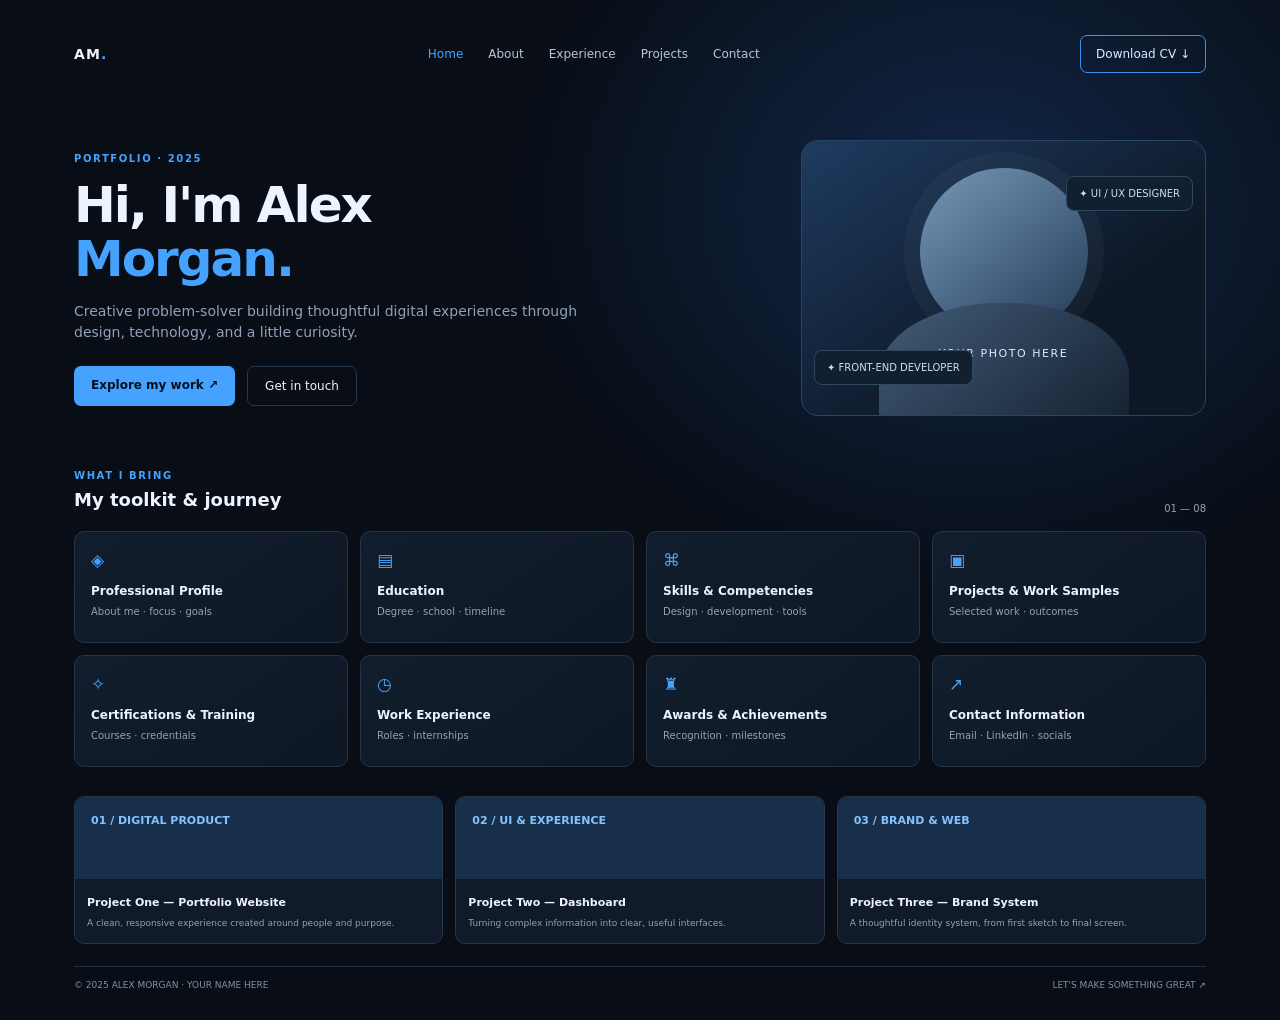
<file: mockup.html>
<!doctype html>
<html lang="en">
<head>
<meta charset="utf-8"><meta name="viewport" content="width=device-width,initial-scale=1"><title>Portfolio Concept — Alex Morgan</title>
<style>
:root{--bg:#080d16;--panel:#101a29;--panel2:#121f31;--blue:#45a3ff;--text:#edf4ff;--muted:#91a2b8;--line:#26364b}*{box-sizing:border-box}body{margin:0;background:radial-gradient(ellipse at 76% 20%,#122748 0,transparent 34%),var(--bg);color:var(--text);font:14px/1.5 Inter,ui-sans-serif,system-ui,Segoe UI,sans-serif}.wrap{max-width:1200px;margin:auto;padding:28px 34px}.nav{height:52px;display:flex;align-items:center;justify-content:space-between;margin-bottom:50px}.brand{font-weight:800;letter-spacing:.08em}.brand i{color:var(--blue);font-style:normal}.links{display:flex;gap:25px;color:#b9c6d6;font-size:12px}.links span:first-child{color:var(--blue)}.button{border:1px solid #3d91ed;border-radius:7px;padding:9px 15px;color:#dcecff;font-size:12px}.hero{display:grid;grid-template-columns:1.25fr .75fr;gap:52px;align-items:center;padding:10px 0 52px}.eyebrow{color:var(--blue);letter-spacing:.16em;text-transform:uppercase;font-size:10px;font-weight:700}.hero h1{font-size:50px;line-height:1.08;letter-spacing:-.04em;margin:12px 0}.hero h1 span{color:var(--blue)}.hero p{color:var(--muted);max-width:530px;margin:15px 0 23px}.actions{display:flex;gap:12px}.primary{background:var(--blue);border-radius:7px;padding:10px 17px;color:#06101d;font-weight:700;font-size:12px}.secondary{border:1px solid var(--line);border-radius:7px;padding:10px 17px;font-size:12px}.portrait{height:276px;border-radius:17px;border:1px solid #294464;background:linear-gradient(145deg,#1e3b60,#0d1725 68%);display:grid;place-items:center;position:relative;overflow:hidden}.portrait:before{content:'';width:168px;height:168px;border-radius:50%;background:linear-gradient(140deg,#7798b9,#223a56);position:absolute;top:27px;box-shadow:0 0 0 16px #ffffff08}.portrait:after{content:'';position:absolute;width:250px;height:150px;border-radius:48% 48% 8px 8px;background:linear-gradient(140deg,#425c78,#111c2b);bottom:-38px}.initial{position:absolute;z-index:2;top:205px;font-size:11px;color:#d9eaff;letter-spacing:.14em}.float{position:absolute;z-index:3;background:#121f31;border:1px solid #304760;border-radius:8px;padding:9px 12px;font-size:10px;color:#cfdded}.f1{right:12px;top:35px}.f2{left:12px;bottom:30px}.section-title{display:flex;justify-content:space-between;align-items:end;margin:0 0 15px}.section-title h2{font-size:18px;margin:3px 0}.section-title small{font-size:10px;color:var(--muted)}.grid{display:grid;grid-template-columns:repeat(4,1fr);gap:12px}.card{background:linear-gradient(145deg,#121e2d,#0e1724);border:1px solid #233449;border-radius:10px;padding:16px;min-height:112px}.icon{color:var(--blue);font-size:17px;margin-bottom:8px}.card strong{font-size:12px;display:block;margin-bottom:4px}.card p{font-size:10px;color:var(--muted);margin:0}.projects{display:grid;grid-template-columns:repeat(3,1fr);gap:12px;margin-top:29px}.project{border:1px solid #26364b;border-radius:10px;overflow:hidden;background:#101a29}.cover{height:82px;background:linear-gradient(125deg,#143661,#172539);padding:16px;color:#84c3ff;font-size:11px;font-weight:700}.cover:nth-child(1){background:#182f4c}.project .copy{padding:12px}.copy b{font-size:11px}.copy p{font-size:9px;color:var(--muted);margin:5px 0 0}.footer{margin-top:22px;border-top:1px solid #243348;padding-top:12px;color:#8092a8;font-size:9px;display:flex;justify-content:space-between}
</style></head><body><main class="wrap"><header class="nav"><div class="brand">AM<i>.</i></div><div class="links"><span>Home</span><span>About</span><span>Experience</span><span>Projects</span><span>Contact</span></div><div class="button">Download CV ↓</div></header><section class="hero"><div><div class="eyebrow">Portfolio · 2025</div><h1>Hi, I'm Alex<br><span>Morgan.</span></h1><p>Creative problem-solver building thoughtful digital experiences through design, technology, and a little curiosity.</p><div class="actions"><div class="primary">Explore my work ↗</div><div class="secondary">Get in touch</div></div></div><div class="portrait"><div class="float f1">✦ UI / UX DESIGNER</div><div class="float f2">✦ FRONT-END DEVELOPER</div><div class="initial">YOUR PHOTO HERE</div></div></section><div class="section-title"><div><div class="eyebrow">What I bring</div><h2>My toolkit & journey</h2></div><small>01 — 08</small></div><section class="grid"><div class="card"><div class="icon">◈</div><strong>Professional Profile</strong><p>About me · focus · goals</p></div><div class="card"><div class="icon">▤</div><strong>Education</strong><p>Degree · school · timeline</p></div><div class="card"><div class="icon">⌘</div><strong>Skills & Competencies</strong><p>Design · development · tools</p></div><div class="card"><div class="icon">▣</div><strong>Projects & Work Samples</strong><p>Selected work · outcomes</p></div><div class="card"><div class="icon">✧</div><strong>Certifications & Training</strong><p>Courses · credentials</p></div><div class="card"><div class="icon">◷</div><strong>Work Experience</strong><p>Roles · internships</p></div><div class="card"><div class="icon">♜</div><strong>Awards & Achievements</strong><p>Recognition · milestones</p></div><div class="card"><div class="icon">↗</div><strong>Contact Information</strong><p>Email · LinkedIn · socials</p></div></section><section class="projects"><div class="project"><div class="cover">01 / DIGITAL PRODUCT</div><div class="copy"><b>Project One — Portfolio Website</b><p>A clean, responsive experience created around people and purpose.</p></div></div><div class="project"><div class="cover">02 / UI & EXPERIENCE</div><div class="copy"><b>Project Two — Dashboard</b><p>Turning complex information into clear, useful interfaces.</p></div></div><div class="project"><div class="cover">03 / BRAND & WEB</div><div class="copy"><b>Project Three — Brand System</b><p>A thoughtful identity system, from first sketch to final screen.</p></div></div></section><footer class="footer"><span>© 2025 ALEX MORGAN · YOUR NAME HERE</span><span>LET'S MAKE SOMETHING GREAT ↗</span></footer></main></body></html>
</file>
